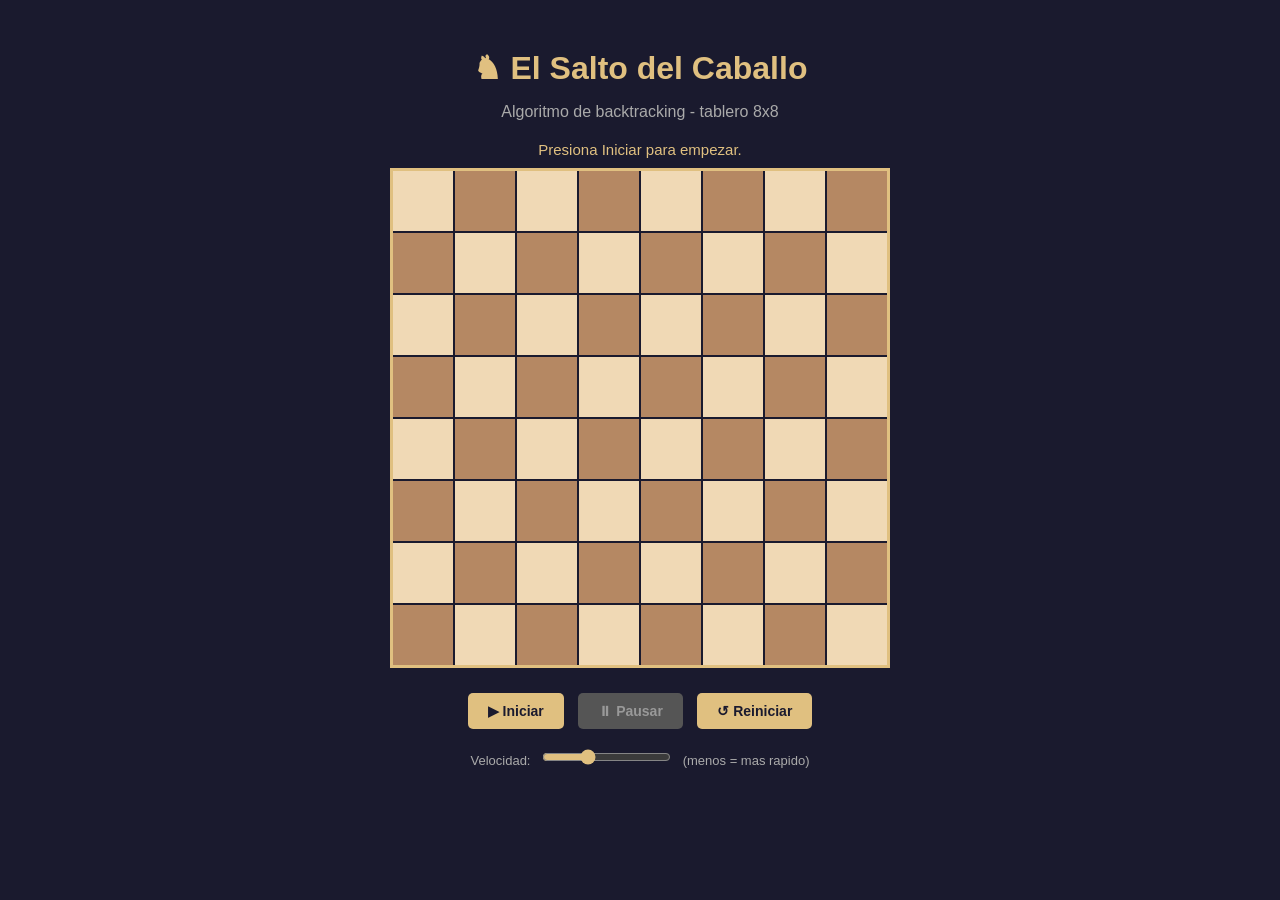
<file: Practica/SaltoCaballo/index.html>
<!DOCTYPE html>
<html lang="es">
<head>
  <meta charset="UTF-8">
  <meta name="viewport" content="width=device-width, initial-scale=1.0">
  <title>Salto del Caballo</title>
  <link rel="stylesheet" href="style.css">
</head>
<body>

  <h1>♞ El Salto del Caballo</h1>
  <p>Algoritmo de backtracking - tablero 8x8</p>

  <div id="estado">Presiona Iniciar para empezar.</div>

  <div id="tablero"></div>

  <div class="controles">
    <button id="btn-iniciar" onclick="iniciar()">▶ Iniciar</button>
    <button id="btn-parar" onclick="parar()" disabled>⏸ Pausar</button>
    <button onclick="reiniciar()">↺ Reiniciar</button>
  </div>

  <div class="velocidad-wrap">
    <label>
      Velocidad:
      <input type="range" id="velocidad" min="50" max="800" value="300" step="50">
      (menos = mas rapido)
    </label>
  </div>

  <script src="SaltoCaballo.js"></script>
</body>
</html>
</file>
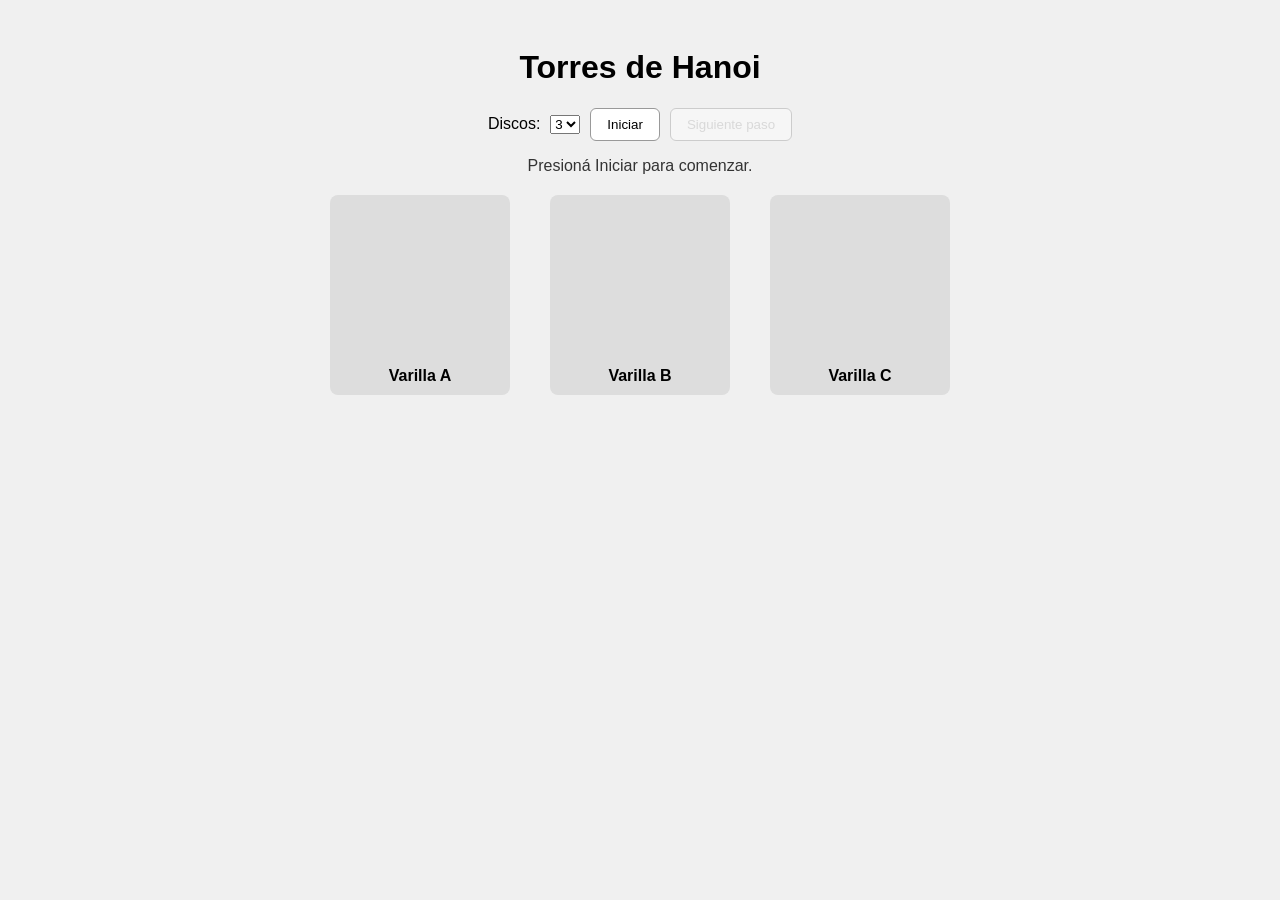
<file: Practica/torres-hanoi/index.html>
<!DOCTYPE html>
<html lang="es">
<head>
  <meta charset="UTF-8">
  <title>Torres de Hanoi</title>
  <link rel="stylesheet" href="style.css"> <!-- Incluimos el archivo de estilos CSS -->
</head>
<body>

  <h1>Torres de Hanoi</h1> <!-- Título de la página -->

  <div class="controles">
    <!-- Selección del número de discos -->
    <label>Discos:</label>
    <!-- Opciones para seleccionar el número de discos -->
    <select id="num-discos">
      <option value="2">2</option> <!-- Opción para 2 discos -->
      <option value="3" selected>3</option> <!-- Opción para 3 discos -->
      <option value="4">4</option> <!-- Opción para 4 discos -->
      <option value="5">5</option> <!-- Opción para 5 discos -->
    </select>
    <button id="btn-iniciar">Iniciar</button> <!-- Botón para iniciar el juego -->
    <button id="btn-siguiente" disabled>Siguiente paso</button> <!-- Botón para realizar el siguiente movimiento, inicialmente deshabilitado -->
  </div>
<!-- Información para el usuario -->
  <p id="info">Presioná Iniciar para comenzar.</p>

  <div id="tablero"></div>
<!-- Incluimos el script de JavaScript -->
  <script src="hanoi.js"></script>
</body>
</html>
</file>
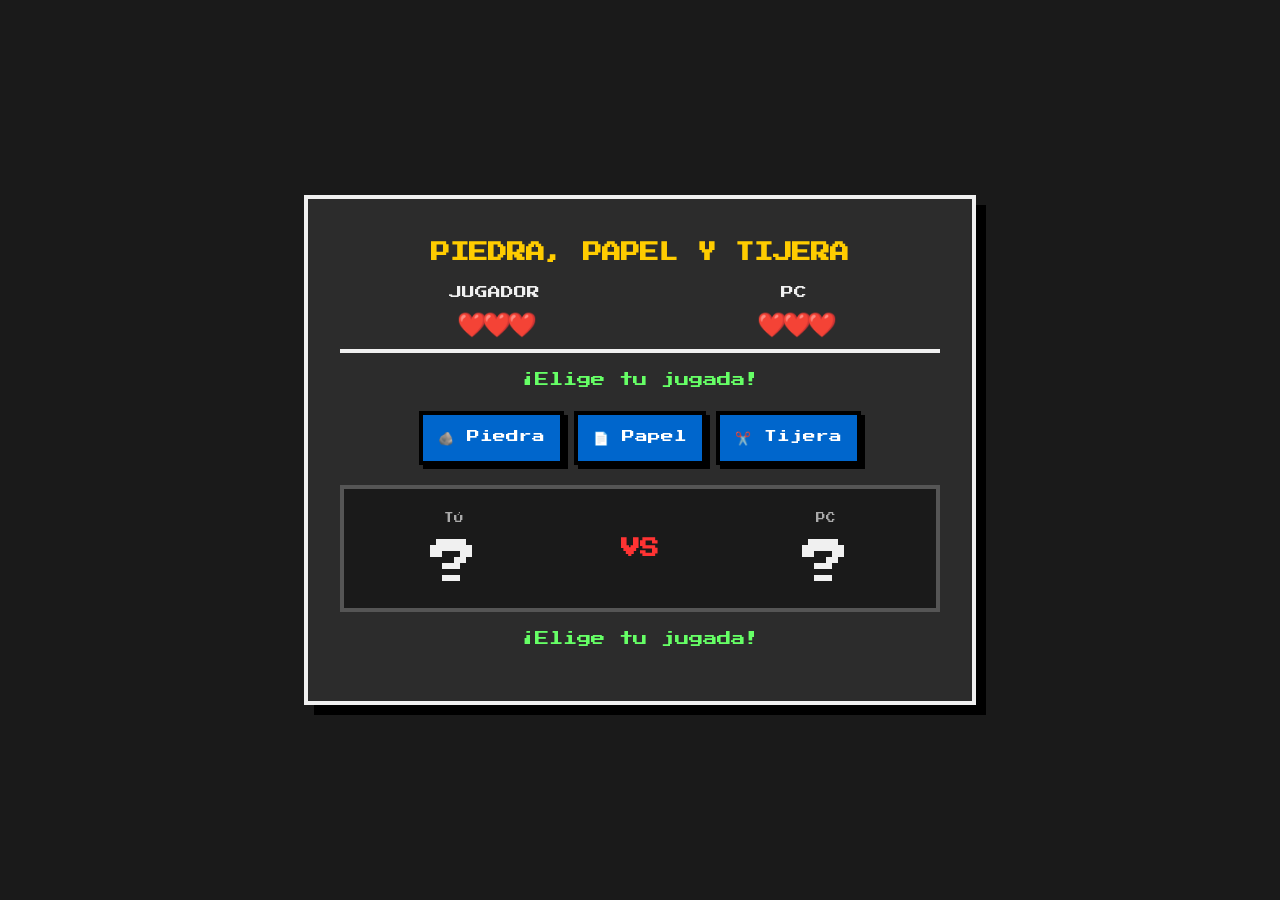
<file: Practica/piedrapapeltijera.html>
<!DOCTYPE html>
<html lang="es">
<head>
    <meta charset="UTF-8">
    <meta name="viewport" content="width=device-width, initial-scale=1.0">
    <title>Piedra, Papel y Tijera - Pixel Edition</title>
    <link href="https://fonts.googleapis.com/css2?family=Press+Start+2P&display=swap" rel="stylesheet">
    <link rel="stylesheet" href="piedrapapeltijera.css">
</head>
<body>
    <div class="game-container">
        <h1>Piedra, Papel y Tijera</h1>
        
        <div class="scoreboard">
            <div class="score">
                <p>JUGADOR</p>
                <span id="vidas-jugador">❤️❤️❤️</span>
            </div>
            <div class="score">
                <p>PC</p>
                <span id="vidas-pc">❤️❤️❤️</span>
            </div>
        </div>

        <div class="result-display">
            <p id="mensaje">¡Elige tu jugada!</p>
        </div>

        <div class="options">
            <button class="pixel-btn" onclick="jugar(1)">🪨 Piedra</button>
            <button class="pixel-btn" onclick="jugar(2)">📄 Papel</button>
            <button class="pixel-btn" onclick="jugar(3)">✂️ Tijera</button>
        </div>

        <button id="reiniciar" class="pixel-btn-restart" onclick="reiniciarJuego()" style="display:none;">🔄 Jugar de nuevo</button>

        <div class="battle-field">
                <div class="choice-slot">
                    <p>TÚ</p>
                    <div id="jugada-jugador">?</div>
                </div>
            <div class="vs">VS</div>
            <div class="choice-slot">
                <p>PC</p>
                <div id="jugada-pc">?</div>
            </div>
        </div>

        <div class="result-display">
            <p id="mensaje">¡Elige tu jugada!</p>
        </div>

    </div>

    <script src="codigo.js"></script>
</body>
</html>
</file>
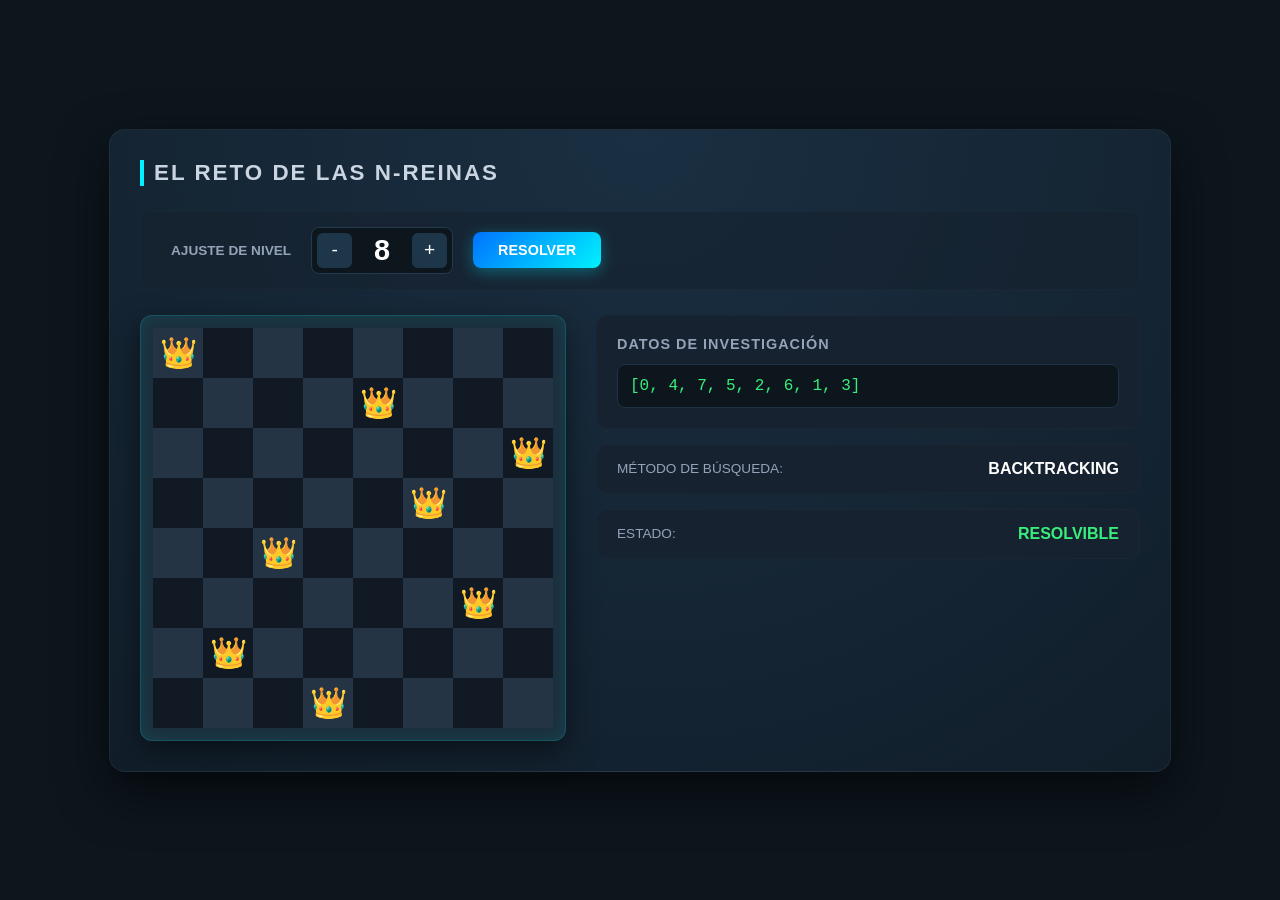
<file: Practica/Reinas/HTML.html>
<!DOCTYPE html>
<html lang="es">
<head>
    <meta charset="UTF-8">
    <meta name="viewport" content="width=device-width, initial-scale=1.0">
    <title>Reto de las N-Reinas - Panel Avanzado</title>
    <link rel="stylesheet" href="style.css">
</head>
<body>

    <div class="dashboard">
        <header class="main-header">
            <h1> EL RETO DE LAS N-REINAS</h1>
        </header>

        <section class="controls-section">
            <span class="control-label">AJUSTE DE NIVEL</span>
            <div class="counter-container">
                <button id="btn-menos" class="btn-control">-</button>
                <span id="valor-n">8</span>
                <button id="btn-mas" class="btn-control">+</button>
            </div>
            <button id="btn-resolver" class="btn-action">RESOLVER</button>
        </section>

        <main class="workspace">
            <div class="board-wrapper">
                <div id="tablero-html"></div>
            </div>

            <aside class="info-panel">
                <div class="card">
                    <h3>DATOS DE INVESTIGACIÓN</h3>
                    <div id="arreglo-texto" class="code-box">[0, 0, 0, 0, 0, 0, 0, 0]</div>
                </div>
                <div class="card mini-card">
                    <span>MÉTODO DE BÚSQUEDA:</span>
                    <strong>BACKTRACKING</strong>
                </div>
                <div class="card mini-card">
                    <span>ESTADO:</span>
                    <strong id="estado-texto" style="color: #4ecca3;">RESOLVIBLE</strong>
                </div>
            </aside>
        </main>
    </div>

    <script src="script.js"></script>
</body>
</html>
</file>
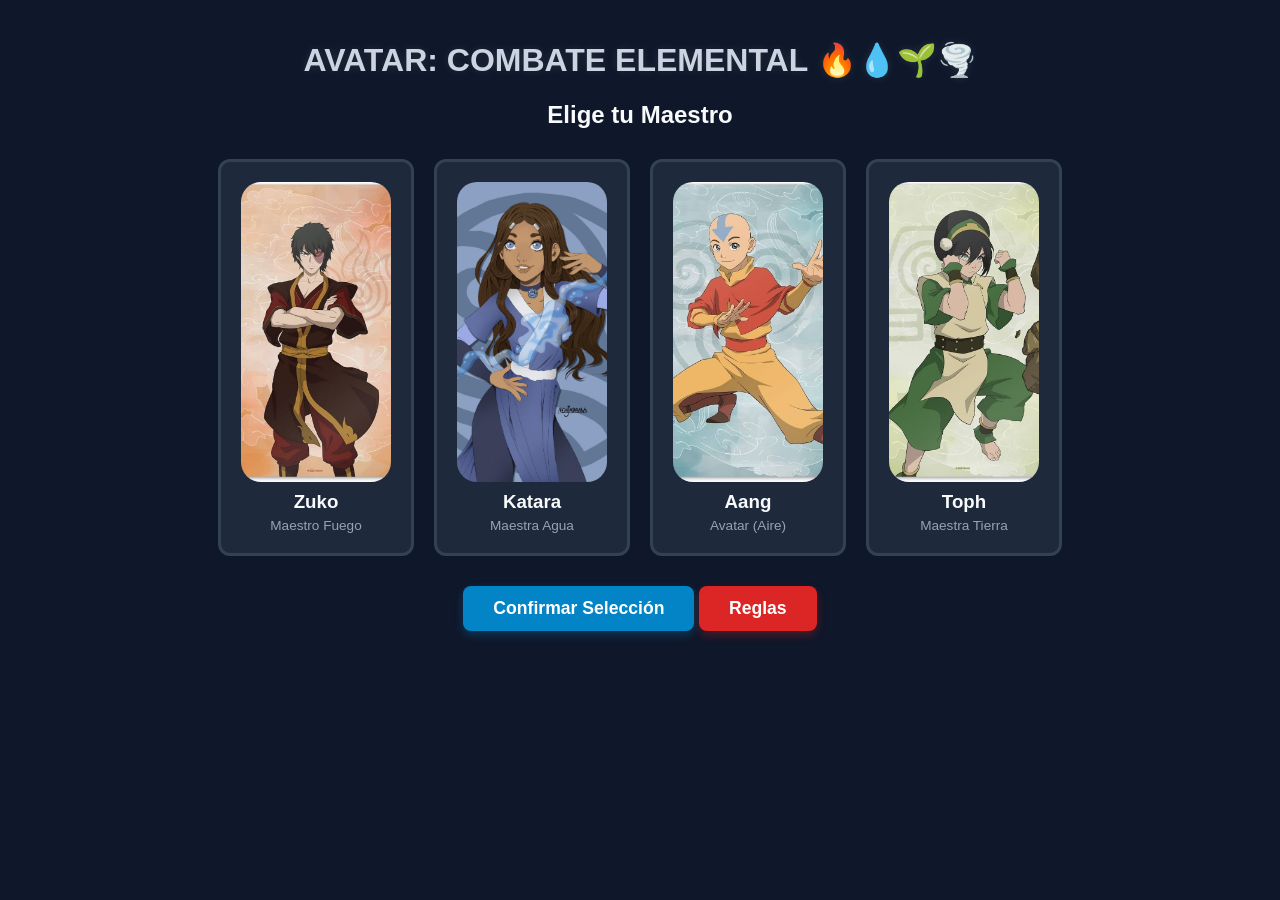
<file: Practica/Avatar/public/avatar.html>
<!DOCTYPE html>
<html lang="es">
<head>
    <meta charset="UTF-8">
    <meta name="viewport" content="width=device-width, initial-scale=1.0">
    <title>LA LEYENDA DE AANG: AVATAR</title>
    <link rel="stylesheet" href="style.css">
</head>
<body>

    <h1>AVATAR: COMBATE ELEMENTAL 🔥💧🌱🌪️</h1>

    <section id="seccion-seleccionar">
        <h2>Elige tu Maestro</h2>
        <div class="contenedor-tarjetas">
    
    <label class="tarjeta-personaje">
        <input type="radio" name="personaje" id="zuko" />
        <div class="info-avatar">
            <img src="./imagenes/Zuko.jpg" alt="Zuko" class="foto-seleccion">
            <h3>Zuko</h3>
            <p>Maestro Fuego</p>
        </div>
    </label>

    <label class="tarjeta-personaje">
        <input type="radio" name="personaje" id="katara" />
        <div class="info-avatar">
            <img src="./imagenes/Katara.jpg" alt="Katara" class="foto-seleccion">
            <h3>Katara</h3>
            <p>Maestra Agua</p>
        </div>
    </label>

    <label class="tarjeta-personaje">
        <input type="radio" name="personaje" id="aang" />
        <div class="info-avatar">
            <img src="./imagenes/Ang.jpg" alt="Aang" class="foto-seleccion">
            <h3>Aang</h3>
            <p>Avatar (Aire)</p>
        </div>
    </label>

    <label class="tarjeta-personaje">
        <input type="radio" name="personaje" id="toph" />
        <div class="info-avatar">
            <img src="./imagenes/toph.jpg" alt="Toph" class="foto-seleccion">
            <h3>Toph</h3>
            <p>Maestra Tierra</p>
        </div>
    </label>

</div>
</div> <button id="btn-personaje" class="btn-principal">Confirmar Selección</button>
       <button id="show-rules" class="rules-btn">Reglas</button>
        
    </section>


    <section id="seccion-combate" class="oculto">
        <h2>Arena de Elementos</h2>
        
        <div class="campo-batalla">
            <div id="visual-jugador" class="render-personaje">
                <span id="emoji-jugador" class="sprite"></span>
                <h3 id="nombre-jugador-pantalla">Jugador</h3>
                <div class="barra-vida"><div id="barra-j" class="vida-interior"></div></div>
                <p>Vidas: <span id="vidas-jugador">3</span>/3</p>
            </div>

            <div class="vs">VS</div>

            <div id="visual-enemigo" class="render-personaje">
                <span id="emoji-enemigo" class="sprite"></span>
                <h3 id="nombre-enemigo-pantalla">Enemigo</h3>
                <div class="barra-vida"><div id="barra-e" class="vida-interior"></div></div>
                <p>Vidas: <span id="vidas-enemigo">3</span>/3</p>
            </div>
        <div class="panel-ataques">
            <h3>Elige tu Movimiento</h3>
            <div class="botones-ataque">
                <button id="btn-puño" class="btn-ataque fuego">Puño 👊</button>
                <button id="btn-patada" class="btn-ataque agua">Patada 🦶</button>
                <button id="btn-barrida" class="btn-ataque tierra">Barrida 🧹</button>
            </div>
        </div>
        
        <button id="show-rules-combat" class="rules-btn rules-btn-combate">Reglas</button>

    </section>

    <section id="seccion-mensajes" class="oculto">
        <div class="consola-combate">
            <p id="texto-resultado">¡La batalla ha comenzado!</p>
        </div>
    </section>

    <section id="seccion-reiniciar" class="oculto">
        <button id="btn-reiniciar" class="btn-principal reiniciar">Volver a Jugar 🔄</button>
    </section>

    <!-- Modal de Reglas -->
    <div id="modal-reglas" class="modal-reglas">
        <div class="contenido-reglas">
            <h2>📋 Reglas del Juego</h2>
            <ol>
                <li>Debes seleccionar 1 de los 4 personajes que se muestran y hacer click en el botón <strong>CONFIRMAR SELECCIÓN</strong>.</li>
                <li>Se te dará la posibilidad de elegir entre tres ataques por personaje: <strong>PUÑO</strong>, <strong>PATADA</strong> y <strong>BARRIDA</strong>.</li>
                <li>Tú y tu contrincante tendrán <strong>3 vidas</strong> respectivamente. El primero en perder todas sus vidas pierde el combate.</li>
            </ol>
            <div class="info-util">
                <h3>⚡ Información Útil:</h3>
                <p><strong>PUÑO</strong> gana a BARRIDA</p>
                <p><strong>PATADA</strong> gana a PUÑO</p>
                <p><strong>BARRIDA</strong> gana a PATADA</p>
            </div>
            <button class="btn-cerrar-reglas" id="btn-cerrar-reglas">Cerrar</button>
        </div>
    </div>

    <script src="script.js"></script>
</body>
</html>
</file>
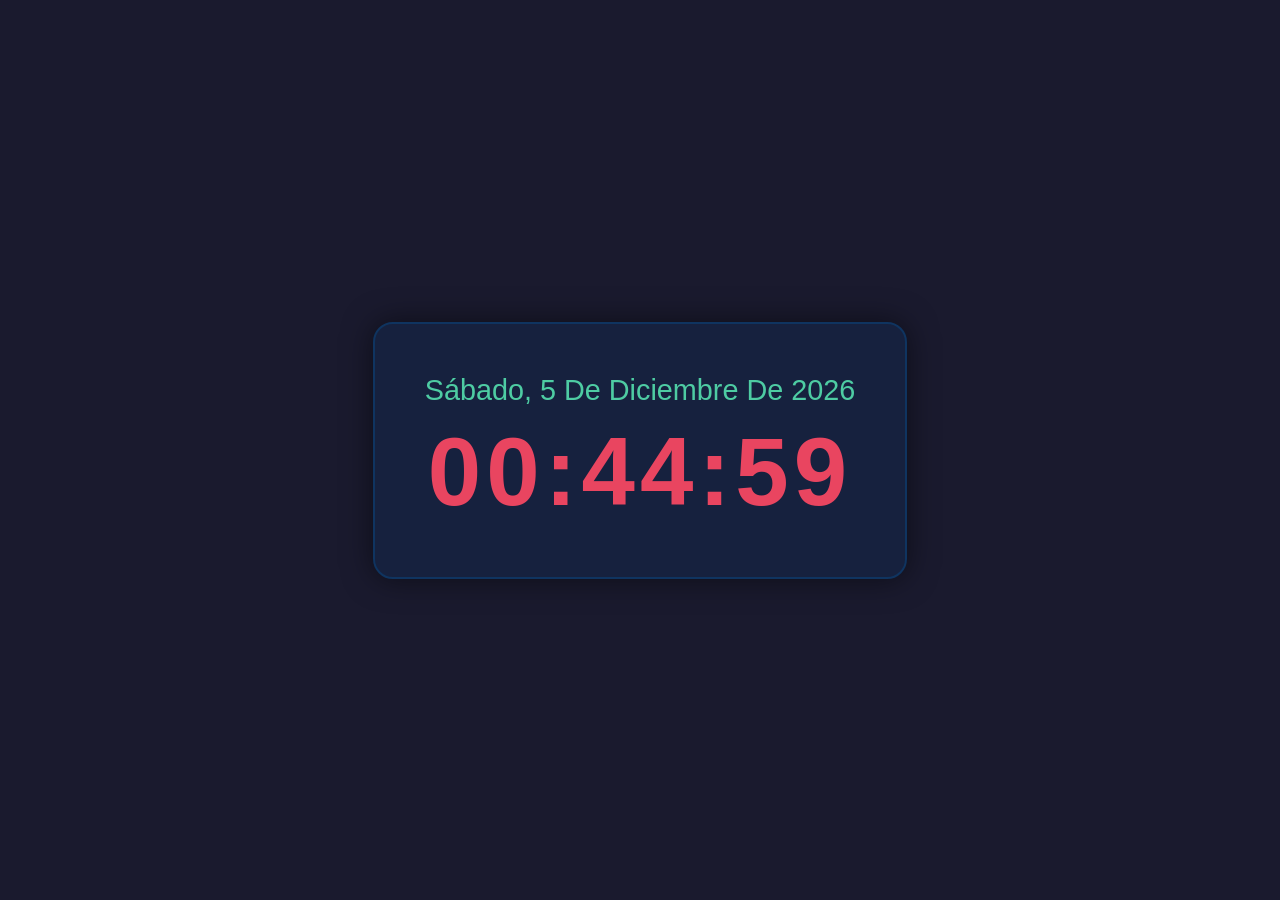
<file: Tecnicatura3Js/Leccion06/Tarea en vivo/HTML.html>
<!DOCTYPE html>
<html lang="es">
<head>
    <link rel="stylesheet" href="style.css">
    <script src="script.js"></script>
    <meta charset="UTF-8">
    <meta name="viewport" content="width=device-width, initial-scale=1.0">
    <title>Reloj Digital</title>
    <!-- Enlazamos el CSS -->
    <link rel="stylesheet" href="style.css">
</head>
<body>

    <div class="container">
        <div id="fecha-texto">Cargando fecha...</div>
        <div id="reloj">00:00:00</div>
    </div>

    <!-- Enlazamos el JavaScript al final del body -->
    <script src="script.js"></script>
</body>
</html>
</file>
<file: Practica/SaltoCaballo/style.css>
/* estilos salto del caballo */

body {
  background-color: #1a1a2e;
  color: white;
  font-family: Arial, sans-serif;
  text-align: center;
  padding: 20px;
}

h1 {
  color: #e0c080;
  margin-bottom: 5px;
}

p {
  color: #aaa;
  margin-bottom: 20px;
}

#tablero {
  display: grid;
  grid-template-columns: repeat(8, 60px);
  grid-template-rows: repeat(8, 60px);
  gap: 2px;
  margin: 0 auto 20px auto;
  width: fit-content;
  border: 3px solid #e0c080;
}

.celda {
  width: 60px;
  height: 60px;
  display: flex;
  align-items: center;
  justify-content: center;
  font-size: 14px;
  font-weight: bold;
}

.clara {
  background-color: #f0d9b5;
  color: #333;
}

.oscura {
  background-color: #b58863;
  color: #fff;
}

.visitada {
  background-color: #5a9e6f !important;
  color: white;
}

.caballo {
  background-color: #e63946 !important;
  color: white;
  font-size: 28px;
}

/* botones */
.controles {
  margin-bottom: 15px;
}

button {
  margin: 5px;
  padding: 10px 20px;
  font-size: 14px;
  cursor: pointer;
  border: none;
  border-radius: 5px;
  background-color: #e0c080;
  color: #1a1a2e;
  font-weight: bold;
}

button:hover {
  background-color: #c8a84b;
}

button:disabled {
  background-color: #555;
  color: #999;
  cursor: default;
}

/* velocidad */
.velocidad-wrap {
  margin-bottom: 15px;
}

label {
  color: #aaa;
  font-size: 13px;
}

input[type="range"] {
  margin: 0 8px;
  cursor: pointer;
  accent-color: #e0c080;
}

/* estado */
#estado {
  color: #e0c080;
  font-size: 15px;
  margin-bottom: 10px;
}
</file>
<file: Practica/torres-hanoi/style.css>
/* Estilos para el juego de la Torre de Hanoi */
body {
  font-family: Arial, sans-serif;
  text-align: center;
  background-color: #f0f0f0;
  padding: 20px;
}
/* Contenedor para los controles */
.controles {
  display: flex;
  justify-content: center;
  align-items: center;
  gap: 10px;
  margin-bottom: 16px;
}
/* Estilo básico para los botones */
button {
  padding: 8px 16px;
  border: 1px solid #999;
  border-radius: 6px;
  cursor: pointer;
  background: white;
}
/* Botones deshabilitados se ven atenuados */
button:disabled {
  opacity: 0.4;
}

/* Información del juego */
#info {
  margin-bottom: 20px;
  color: #333;
}

/* Las tres varillas en fila */
#tablero {
  display: flex;
  justify-content: center;
  gap: 40px;
}

/* Cada varilla apila los discos de abajo hacia arriba */
.varilla {
  display: flex;
  flex-direction: column-reverse;
  align-items: center;
  background-color: #ddd;
  padding: 10px;
  border-radius: 8px;
  min-height: 180px;
  min-width: 160px;
}
/* Cada varilla */
.varilla p {
  font-weight: bold;
  margin: 0;
  order: 999;
}

/* Cada disco */
.disco {
  height: 24px;
  border-radius: 12px;
  color: white;
  font-size: 12px;
  display: flex;
  align-items: center;
  justify-content: center;
  margin: 2px 0;
}
</file>
<file: Practica/piedrapapeltijera.css>
body {
    font-family: 'Press Start 2P', cursive; /* Fuente pixelar */
    background-color: #1a1a1a;
    color: #f0f0f0;
    display: flex;
    justify-content: center;
    align-items: center;
    height: 100vh;
    margin: 0;
    image-rendering: pixelated; /* Truco para pixelar imágenes si las usaras */
}

.game-container {
    background-color: #2c2c2c;
    padding: 2rem;
    border: 4px solid #f0f0f0; /* Borde blocky */
    text-align: center;
    width: 90%;
    max-width: 600px;
    box-shadow: 10px 10px 0 #000; /* Sombra blocky */
}

h1 {
    font-size: 1.2rem;
    margin-bottom: 1.5rem;
    color: #ffcc00;
    text-transform: uppercase;
}

.scoreboard {
    display: flex;
    justify-content: space-around;
    margin-bottom: 20px;
    border-bottom: 4px solid #f0f0f0;
    padding-bottom: 10px;
}

.score p {
    font-size: 0.8rem;
    margin: 0 0 10px 0;
}

#vidas-jugador, #vidas-pc {
    font-size: 1.5rem;
    letter-spacing: -5px; /* Para juntar los corazones */
}

#mensaje {
    font-size: 0.9rem;
    margin: 20px 0;
    min-height: 1.2em;
    color: #66ff66;
}

.options {
    display: flex;
    justify-content: center;
    gap: 10px;
    flex-wrap: wrap;
}

/* Estilo para los botones pixelados */
.pixel-btn {
    font-family: 'Press Start 2P', cursive;
    font-size: 0.8rem;
    padding: 15px;
    cursor: pointer;
    background-color: #0066cc;
    color: white;
    border: 4px solid #000;
    box-shadow: 4px 4px 0 #000;
    outline: none;
    transition: all 0.1s;
}

.pixel-btn:hover {
    background-color: #0055aa;
    transform: translate(2px, 2px);
    box-shadow: 2px 2px 0 #000;
}

.pixel-btn:active {
    transform: translate(4px, 4px);
    box-shadow: 0px 0px 0 #000;
}

#reiniciar {
    margin-top: 25px;
    background-color: #cc3333;
}

#reiniciar:hover {
    background-color: #aa2222;
}

.battle-field {
    display: flex;
    justify-content: space-around;
    align-items: center;
    margin: 20px 0;
    padding: 15px;
    background-color: #1a1a1a;
    border: 4px solid #555;
}

.choice-slot p {
    font-size: 0.6rem;
    margin-bottom: 10px;
    color: #aaa;
}

#jugada-jugador, #jugada-pc {
    font-size: 3rem; /* Tamaño grande para los emojis */
    height: 60px;
    display: flex;
    align-items: center;
    justify-content: center;
}

.vs {
    font-size: 1.2rem;
    color: #ff3333;
    font-weight: bold;
}
</file>
<file: Practica/Reinas/style.css>
:root {
    --bg-main: #0d161d;
    --bg-card: #16222f;
    --bg-board-border: #1b2e3c;
    --neon-blue: #38ef7d;
    --neon-cyan: #00f2fe;
    --text-color: #ffffff;
}

body {
    background-color: var(--bg-main);
    color: var(--text-color);
    font-family: 'Segoe UI', Tahoma, Geneva, Verdana, sans-serif;
    display: flex;
    justify-content: center;
    align-items: center;
    min-height: 100vh;
    margin: 0;
    padding: 20px;
    box-sizing: border-box;
}

/* Contenedor del Dashboard */
.dashboard {
    background: radial-gradient(circle at top, #1a2f42 0%, #111e2a 100%);
    padding: 30px;
    border-radius: 16px;
    box-shadow: 0 20px 50px rgba(0,0,0,0.6);
    border: 1px solid rgba(255, 255, 255, 0.05);
    max-width: 1000px;
    width: 100%;
}

.main-header h1 {
    font-size: 1.4rem;
    letter-spacing: 2px;
    margin: 0 0 25px 0;
    color: #cbd5e1;
    border-left: 4px solid var(--neon-cyan);
    padding-left: 10px;
}

/* Sección de Controles */
.controls-section {
    background: rgba(22, 34, 47, 0.6);
    padding: 15px 30px;
    border-radius: 12px;
    display: flex;
    align-items: center;
    gap: 20px;
    margin-bottom: 25px;
    border: 1px solid rgba(255,255,255,0.02);
}

.control-label {
    font-size: 0.85rem;
    color: #94a3b8;
    font-weight: bold;
}

.counter-container {
    display: flex;
    align-items: center;
    background: #0d161d;
    border-radius: 8px;
    padding: 5px;
    border: 1px solid #23394e;
}

.btn-control {
    background: #1e364a;
    border: none;
    color: white;
    width: 35px;
    height: 35px;
    font-size: 1.2rem;
    cursor: pointer;
    border-radius: 6px;
    transition: background 0.2s;
}

.btn-control:hover { background: #2b4c68; }

#valor-n {
    font-size: 1.8rem;
    font-weight: bold;
    min-width: 60px;
    text-align: center;
}

.btn-action {
    background: linear-gradient(135deg, #0072ff 0%, #00f2fe 100%);
    border: none;
    color: white;
    padding: 10px 25px;
    font-size: 0.9rem;
    font-weight: bold;
    border-radius: 8px;
    cursor: pointer;
    box-shadow: 0 4px 15px rgba(0, 242, 254, 0.3);
    transition: transform 0.1s;
}

.btn-action:hover { transform: scale(1.03); }

/* Espacio de trabajo (Tablero y Panel juntos) */
.workspace {
    display: flex;
    gap: 30px;
    align-items: flex-start;
}

/* Envoltura del Tablero */
.board-wrapper {
    background: var(--bg-board-border);
    padding: 12px;
    border-radius: 12px;
    box-shadow: 0 10px 30px rgba(0,0,0,0.5), inset 0 0 20px rgba(0, 242, 254, 0.1);
    border: 1px solid rgba(0, 242, 254, 0.2);
}

#tablero-html {
    display: grid;
    background: #0d161d;
}

/* Casillas */
.casilla {
    display: flex;
    justify-content: center;
    align-items: center;
    font-size: 100%; /* Escalable dinámicamente con JS */
    transition: all 0.2s;
}

.blanca { background-color: #243444; }
.negra { background-color: #111a24; }

/* Panel de info */
.info-panel {
    flex: 1;
    display: flex;
    flex-direction: column;
    gap: 15px;
}

.card {
    background: var(--bg-card);
    padding: 20px;
    border-radius: 12px;
    border: 1px solid rgba(255,255,255,0.02);
}

.card h3 {
    margin: 0 0 12px 0;
    font-size: 0.9rem;
    color: #94a3b8;
    letter-spacing: 1px;
}

.code-box {
    background: #0d161d;
    padding: 12px;
    border-radius: 8px;
    font-family: 'Courier New', Courier, monospace;
    color: #38ef7d;
    font-size: 1rem;
    border: 1px solid #1e3243;
    word-break: break-all;
}

.mini-card {
    display: flex;
    justify-content: space-between;
    align-items: center;
    padding: 15px 20px;
}

.mini-card span { font-size: 0.85rem; color: #94a3b8; }
</file>
<file: Practica/Avatar/public/style.css>
:root {
    --bg-dark: #0f172a;
    --card-bg: #1e293b;
    --fuego: #ef4444;
    --agua: #3b82f6;
    --aire: #a855f7;
    --tierra: #10b981;
}

body {
    background-color: var(--bg-dark);
    color: #f8fafc;
    font-family: 'Segoe UI', Tahoma, Geneva, Verdana, sans-serif;
    text-align: center;
    margin: 0;
    padding: 20px;
}

h1 {
    font-size: 2rem;
    color: #cbd5e1;
    text-shadow: 0 0 10px rgba(255,255,255,0.1);
}

.oculto { display: none !important; }

/* Contenedor de Selección */
.contenedor-tarjetas {
    display: flex;
    justify-content: center;
    gap: 20px;
    flex-wrap: wrap;
    margin: 30px 0;
}

.tarjeta-personaje {
    background: var(--card-bg);
    border: 3px solid #334155;
    border-radius: 12px;
    padding: 20px;
    width: 150px;
    cursor: pointer;
    transition: all 0.2s ease;
}

.tarjeta-personaje input { display: none; }

.tarjeta-personaje:hover {
    transform: translateY(-5px);
    border-color: #64748b;
}

/* Cambia de color al seleccionarse con el input radio */
.tarjeta-personaje:has(input:checked) {
    border-color: #38bdf8;
    background: #0c4a6e;
    box-shadow: 0 0 15px rgba(56, 189, 248, 0.4);
}

.emoji-avatar { font-size: 3rem; display: block; margin-bottom: 10px; }
.tarjeta-personaje h3 { margin: 5px 0; }
.tarjeta-personaje p { font-size: 0.85rem; color: #94a3b8; margin: 0; }

/* Arena de Combate */
.campo-batalla {
    display: flex;
    justify-content: center;
    align-items: center;
    gap: 40px;
    margin: 30px auto;
    max-width: 700px;
    flex-wrap: wrap;
}

.render-personaje {
    background: var(--card-bg);
    padding: 20px;
    border-radius: 16px;
    width: 200px;
    border: 2px solid #334155;
    position: relative;
    transition: transform 0.2s;
}

.sprite { font-size: 4.5rem; display: block; margin-bottom: 15px; }

.vs { font-size: 2rem; font-weight: bold; color: #64748b; }

/* Barras de Vida Dinámicas */
.barra-vida {
    background: #475569;
    width: 100%;
    height: 12px;
    border-radius: 6px;
    overflow: hidden;
    margin: 10px 0;
}

.vida-interior {
    background: #22c55e;
    width: 100%;
    height: 100%;
    transition: width 0.3s ease, background-color 0.3s;
}

/* Botones e Interfaces */
.btn-principal {
    background: #0284c7;
    color: white;
    border: none;
    padding: 12px 30px;
    font-size: 1.1rem;
    font-weight: bold;
    border-radius: 8px;
    cursor: pointer;
    box-shadow: 0 4px 10px rgba(2, 132, 199, 0.3);
}

.btn-principal:hover { background: #0369a1; }

.panel-ataques {
    background: #1e293b;
    padding: 20px;
    border-radius: 12px;
    max-width: 500px;
    margin: auto;
    width: 100%;
    flex: 1 1 100%;
    text-align: center;
}

.botones-ataque { display: flex; justify-content: center; gap: 10px; }

.btn-ataque {
    border: none;
    color: white;
    padding: 10px 15px;
    font-weight: bold;
    border-radius: 6px;
    cursor: pointer;
    font-size: 1rem;
}
.fuego { background: var(--fuego); }
.agua { background: var(--agua); }
.aire { background: var(--aire); }
.tierra { background: var(--tierra); }

.consola-combate {
    background: #020617;
    border-left: 4px solid #38bdf8;
    padding: 15px;
    max-width: 600px;
    margin: 20px auto;
    border-radius: 4px;
    font-family: monospace;
}

/* ANIMACIONES DE MOVIMIENTO POR CSS */
.ataque-jugador { transform: translateX(50px) scale(1.05); }
.ataque-enemigo { transform: translateX(-50px) scale(1.05); }

.recibir-daño {
    animation: vibrarDaño 0.2s linear 2;
}

@keyframes vibrarDaño {
    0% { transform: translate(2px, 1px) rotate(0deg); background: #7f1d1d; }
    10% { transform: translate(-1px, -2px) rotate(-1deg); }
    50% { transform: translate(-3px, 0px) rotate(1deg); }
    100% { transform: translate(1px, 2px) rotate(0deg); }
}

.foto-render {
    width: 120px;
    max-width: 120px;
    height: 160px;
    border-radius: 8px;
    object-fit: cover;
    display: block;
    margin: 0 auto;
}
.foto-seleccion {
     width: 200%;
    max-width: 150px; /* Ajusta el tamaño a tu gusto */
    height: 300px;
    border-radius: 20px;
    object-fit: cover;
}

.button-group{
    display: inline-flex;
    gap: 0;
}

/* Botón de Reglas */
.rules-btn {
    background: #dc2626;
    color: white;
    border: none;
    padding: 12px 30px;
    font-size: 1.1rem;
    font-weight: bold;
    border-radius: 8px;
    cursor: pointer;
    box-shadow: 0 4px 10px rgba(220, 38, 38, 0.3);
    transition: all 0.2s ease;
}

.rules-btn:hover {
    background: #991b1b;
    box-shadow: 0 6px 15px rgba(220, 38, 38, 0.5);
    transform: translateY(-2px);
}

.rules-btn:active {
    background: #7f1d1d;
    transform: translateY(0);
}

/* Modal de Reglas */
.modal-reglas {
    display: none;
    position: fixed;
    top: 0;
    left: 0;
    width: 100%;
    height: 100%;
    background: rgba(0, 0, 0, 0.7);
    z-index: 1000;
    justify-content: center;
    align-items: center;
}

.modal-reglas.activo {
    display: flex;
}

.contenido-reglas {
    background: rgba(30, 41, 59, 0.95);
    border: 2px solid #dc2626;
    border-radius: 16px;
    padding: 30px;
    max-width: 500px;
    width: 90%;
    max-height: 80vh;
    overflow-y: auto;
    box-shadow: 0 10px 40px rgba(0, 0, 0, 0.5);
    animation: slideIn 0.3s ease;
}

@keyframes slideIn {
    from {
        opacity: 0;
        transform: scale(0.9);
    }
    to {
        opacity: 1;
        transform: scale(1);
    }
}

.contenido-reglas h2 {
    color: #dc2626;
    font-size: 1.8rem;
    margin-bottom: 20px;
    text-align: center;
}

.contenido-reglas ol {
    color: #cbd5e1;
    font-size: 1rem;
    line-height: 1.8;
    margin: 15px 0;
    padding-left: 20px;
}

.contenido-reglas li {
    margin-bottom: 15px;
}

.contenido-reglas .info-util {
    background: rgba(220, 38, 38, 0.15);
    border-left: 4px solid #dc2626;
    padding: 15px;
    margin-top: 25px;
    border-radius: 6px;
}

.contenido-reglas .info-util h3 {
    color: #fca5a5;
    margin-top: 0;
    margin-bottom: 10px;
}

.contenido-reglas .info-util p {
    margin: 8px 0;
    color: #cbd5e1;
}

.btn-cerrar-reglas {
    background: #dc2626;
    color: white;
    border: none;
    padding: 10px 20px;
    border-radius: 6px;
    cursor: pointer;
    font-weight: bold;
    margin-top: 20px;
    width: 100%;
    transition: all 0.2s ease;
}

.btn-cerrar-reglas:hover {
    background: #991b1b;
}

/* Posición del botón de Reglas durante el combate */
.rules-btn-combate {
    position: fixed !important;
    right: 30px !important;
    top: 50% !important;
    transform: translateY(-50%) !important;
    z-index: 500 !important;
}
</file>
<file: Tecnicatura3Js/Leccion06/Tarea en vivo/style.css>
body {
    background-color: #1a1a2e;
    color: #e94560;
    font-family: Arial, sans-serif;
    display: flex;
    justify-content: center;
    align-items: center;
    height: 100vh;
    margin: 0;
}

.container {
    text-align: center;
    background: #16213e;
    padding: 50px;
    border-radius: 20px;
    box-shadow: 0 0 30px rgba(0, 0, 0, 0.5);
    border: 2px solid #0f3460;
}

#fecha-texto {
    font-size: 1.8rem;
    color: #4ecca3;
    text-transform: capitalize;
    margin-bottom: 10px;
}

#reloj {
    font-size: 6rem;
    font-weight: bold;
    letter-spacing: 5px;
}
</file>
